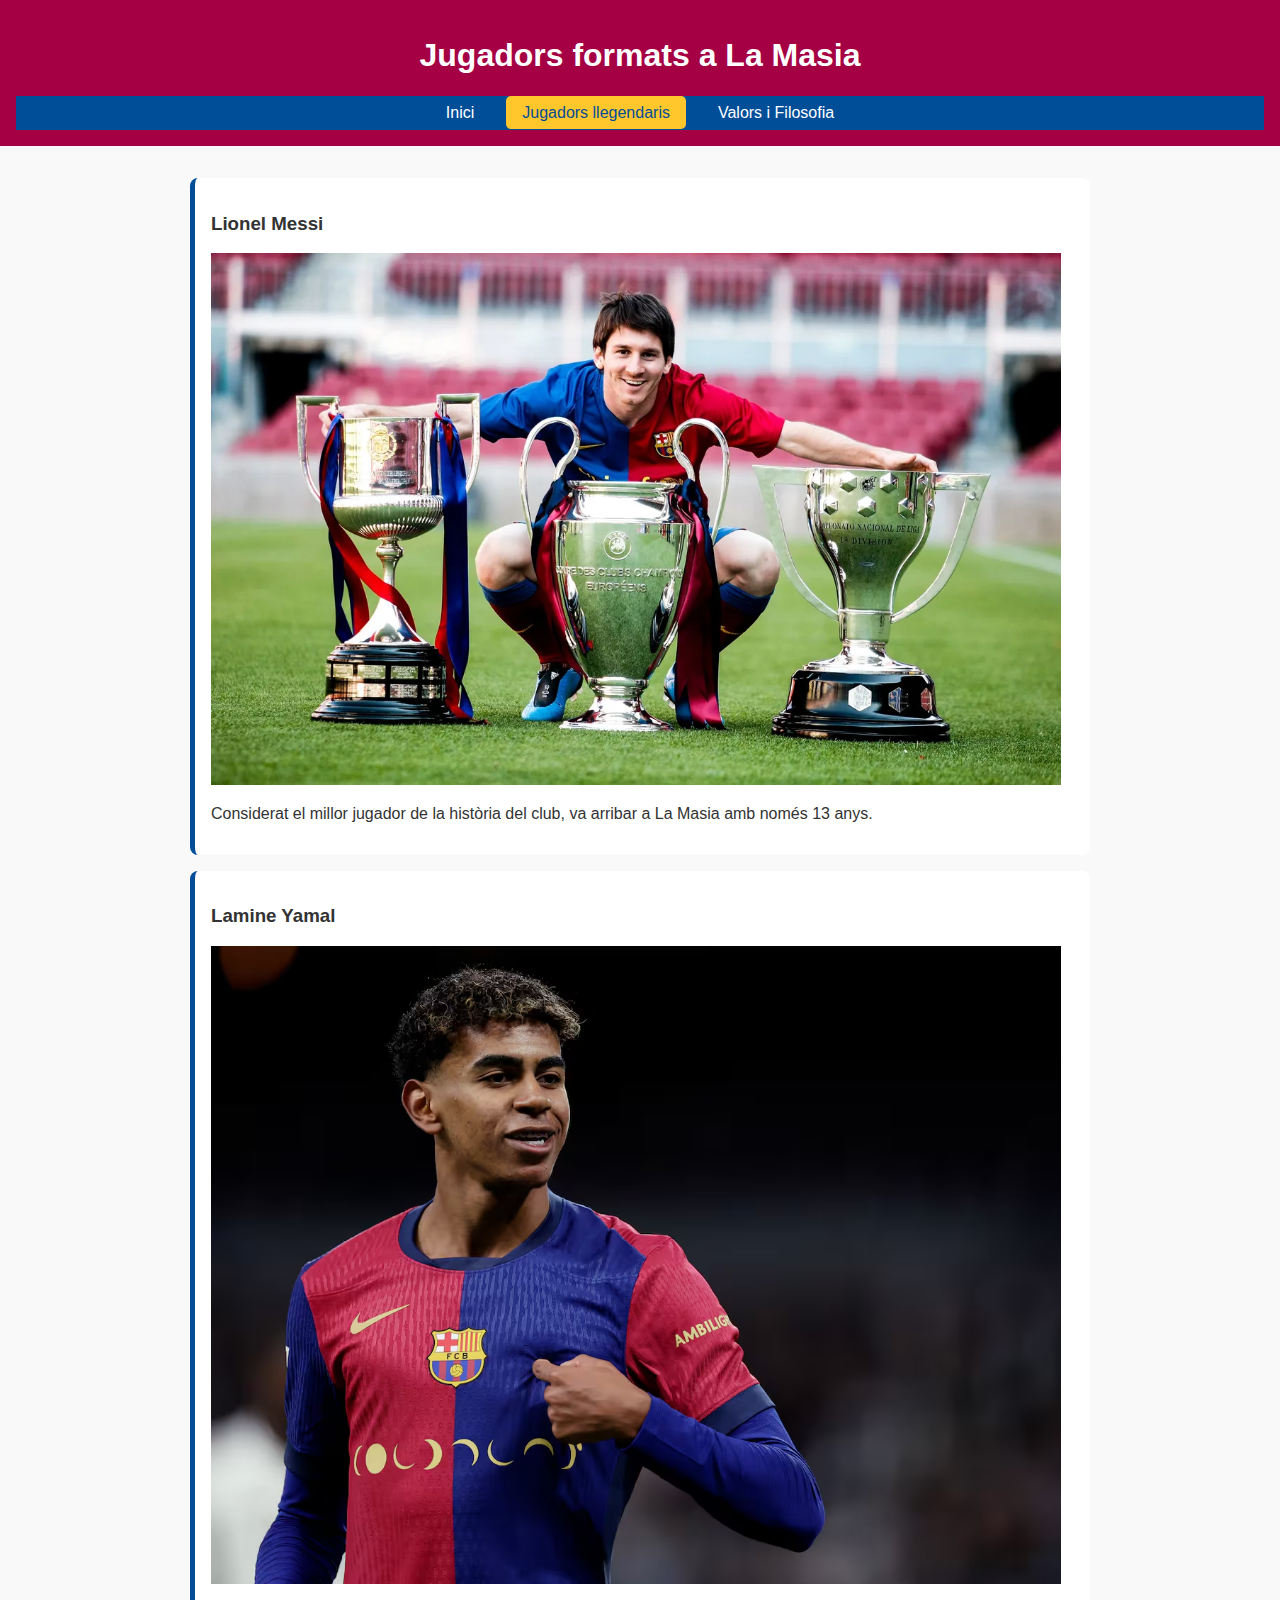
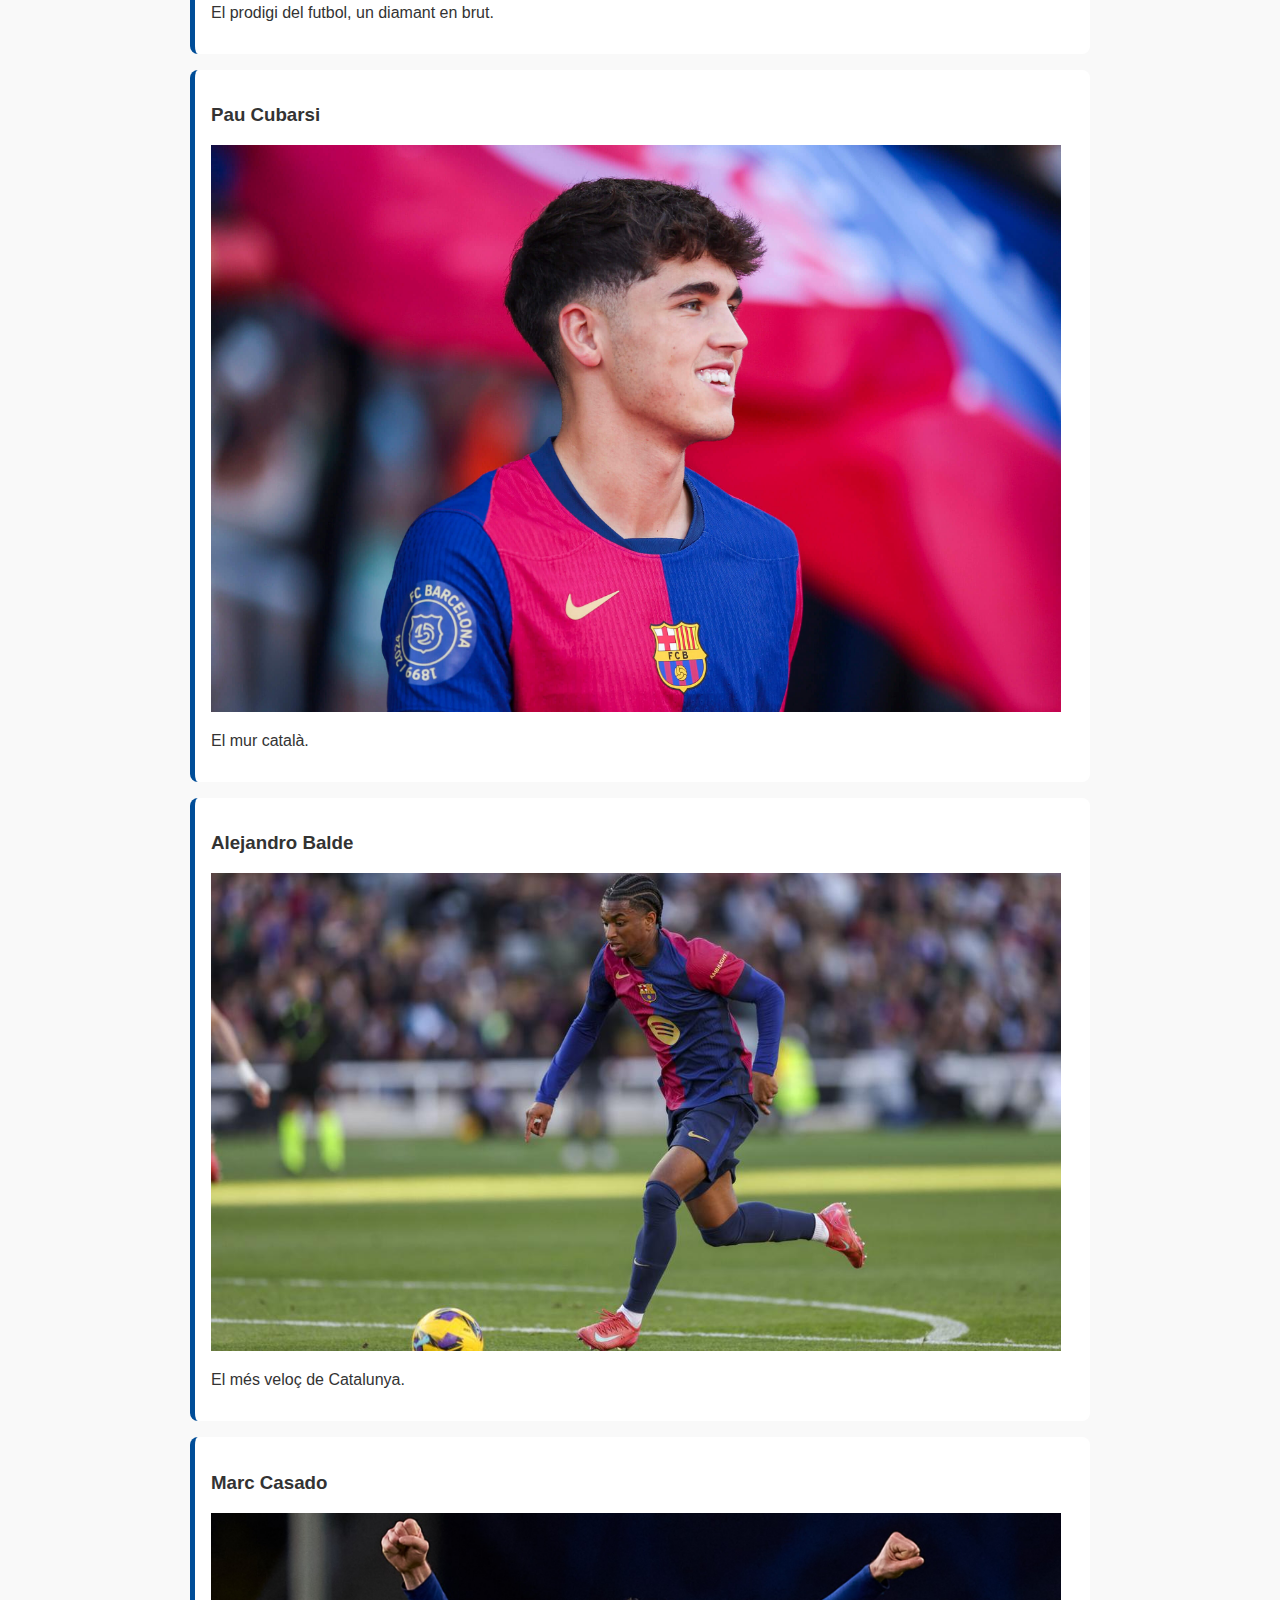
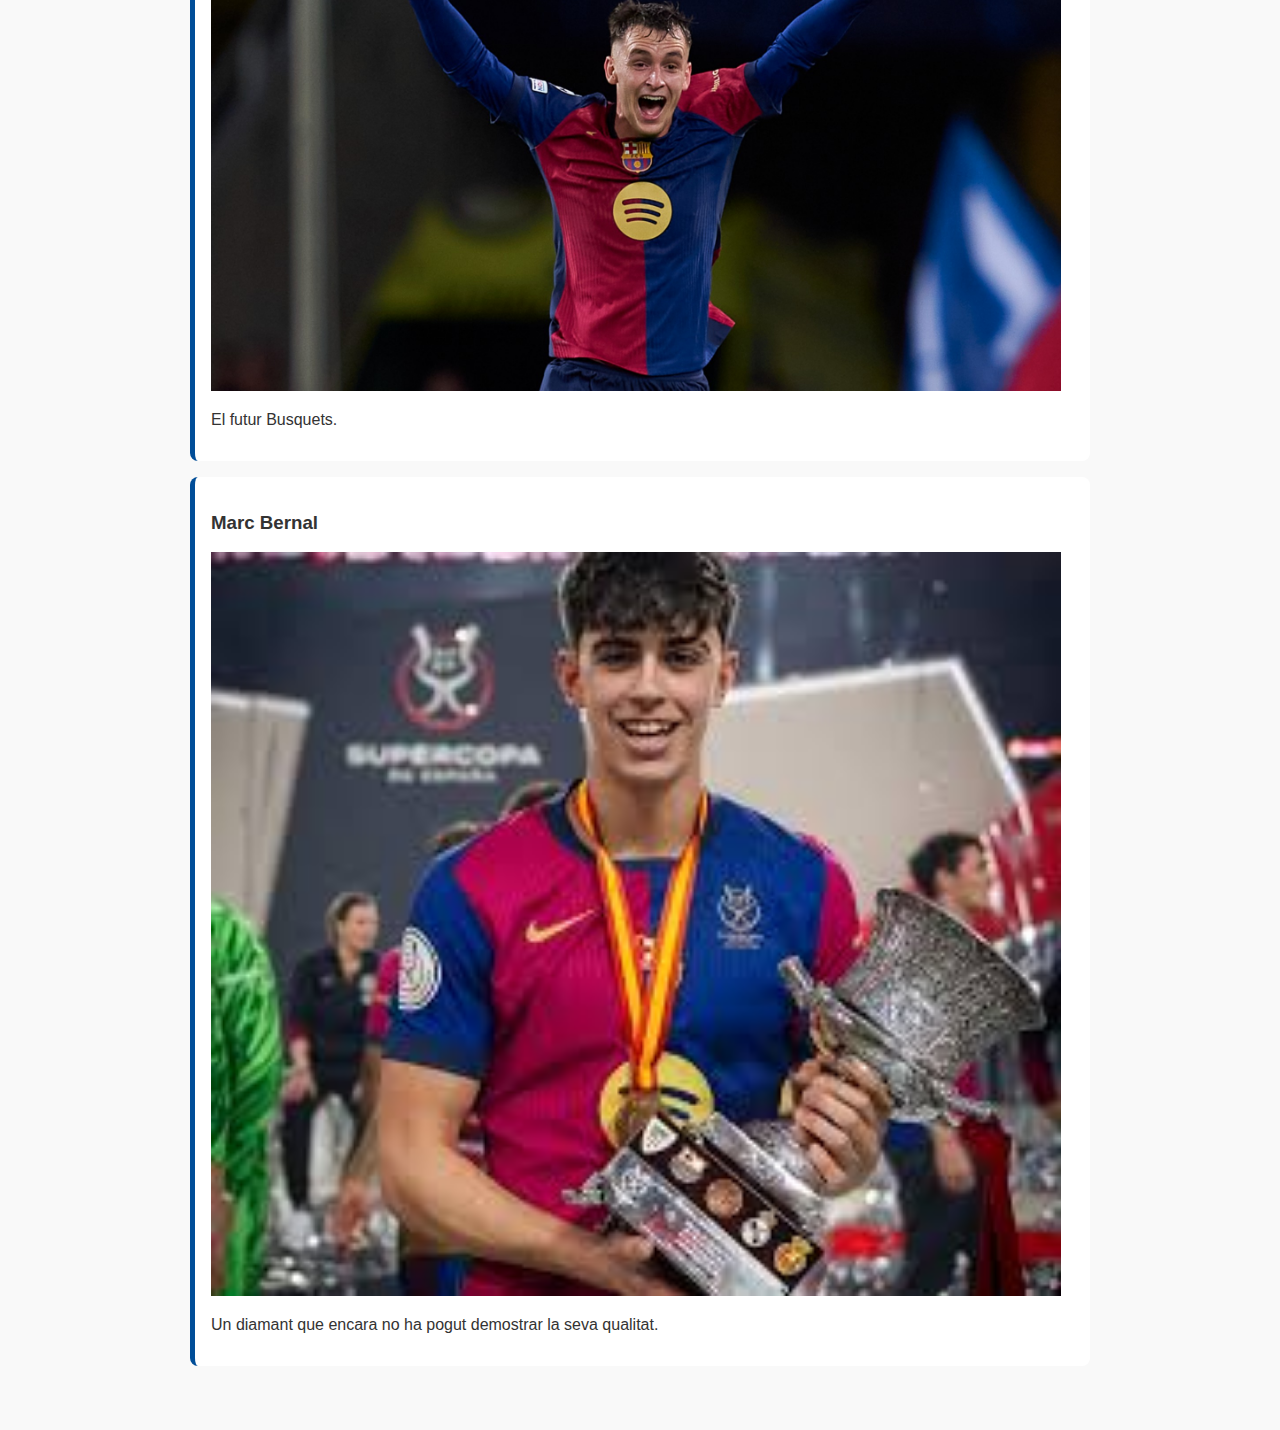
<file: jugadores.html>
<!DOCTYPE html>
<html lang="ca">
<head>
  <meta charset="UTF-8">
  <meta name="viewport" content="width=device-width, initial-scale=1.0">
  <title>Jugadors llegendaris - La Masia</title>
  <link rel="stylesheet" href="styles.css">
</head>
<body>
  <header>
    <h1>Jugadors formats a La Masia</h1>
    <nav>
      <ul class="nav-menu">
        <li><a href="index.html">Inici</a></li>
        <li><a href="jugadors.html" class="active">Jugadors llegendaris</a></li>
        <li><a href="valors.html">Valors i Filosofia</a></li>
      </ul>
    </nav>
  </header>
<main>
  <section class="jugadors">
    <article>
      <h3>Lionel Messi</h3>
      <a href="https://www.transfermarkt.es/lionel-messi/profil/spieler/28003" target="_blank">
        <img src="Imagenes/messi.jpg" alt="Lionel Messi" width="850">
      </a>
      <p>Considerat el millor jugador de la història del club, va arribar a La Masia amb només 13 anys.</p>
    </article>

    <article>
      <h3>Lamine Yamal</h3>
      <a href="https://www.transfermarkt.es/lamine-yamal/profil/spieler/937958" target="_blank">
        <img src="Imagenes/lamine.jpg" alt="Lamine Yamal" width="850">
      </a>
      <p>El prodigi del futbol, un diamant en brut.</p>
    </article>

    <article>
      <h3>Pau Cubarsi</h3>
      <a href="https://www.transfermarkt.es/pau-cubarsi/profil/spieler/962110" target="_blank">
        <img src="Imagenes/cubarsi.jpg" alt="Pau Cubarsi" width="850">
      </a>
      <p>El mur català.</p>
    </article>

    <article>
      <h3>Alejandro Balde</h3>
      <a href="https://www.transfermarkt.es/alejandro-balde/profil/spieler/636688" target="_blank">
        <img src="Imagenes/balde.jpg" alt="Alejandro Balde" width="850">
      </a>
      <p>El més veloç de Catalunya.</p>
    </article>

    <article>
      <h3>Marc Casado</h3>
      <a href="https://www.transfermarkt.es/marc-casado/profil/spieler/636695" target="_blank">
        <img src="Imagenes/casado.jpg" alt="Marc Casado" width="850">
      </a>
      <p>El futur Busquets.</p>
    </article>

    <article>
      <h3>Marc Bernal</h3>
      <a href="https://www.transfermarkt.es/marc-bernal/profil/spieler/1018920" target="_blank">
        <img src="Imagenes/bernal.jpg" alt="Marc Bernal" width="850">
      </a>
      <p>Un diamant que encara no ha pogut demostrar la seva qualitat.</p>
    </article>
  </section>
</main>
</file>
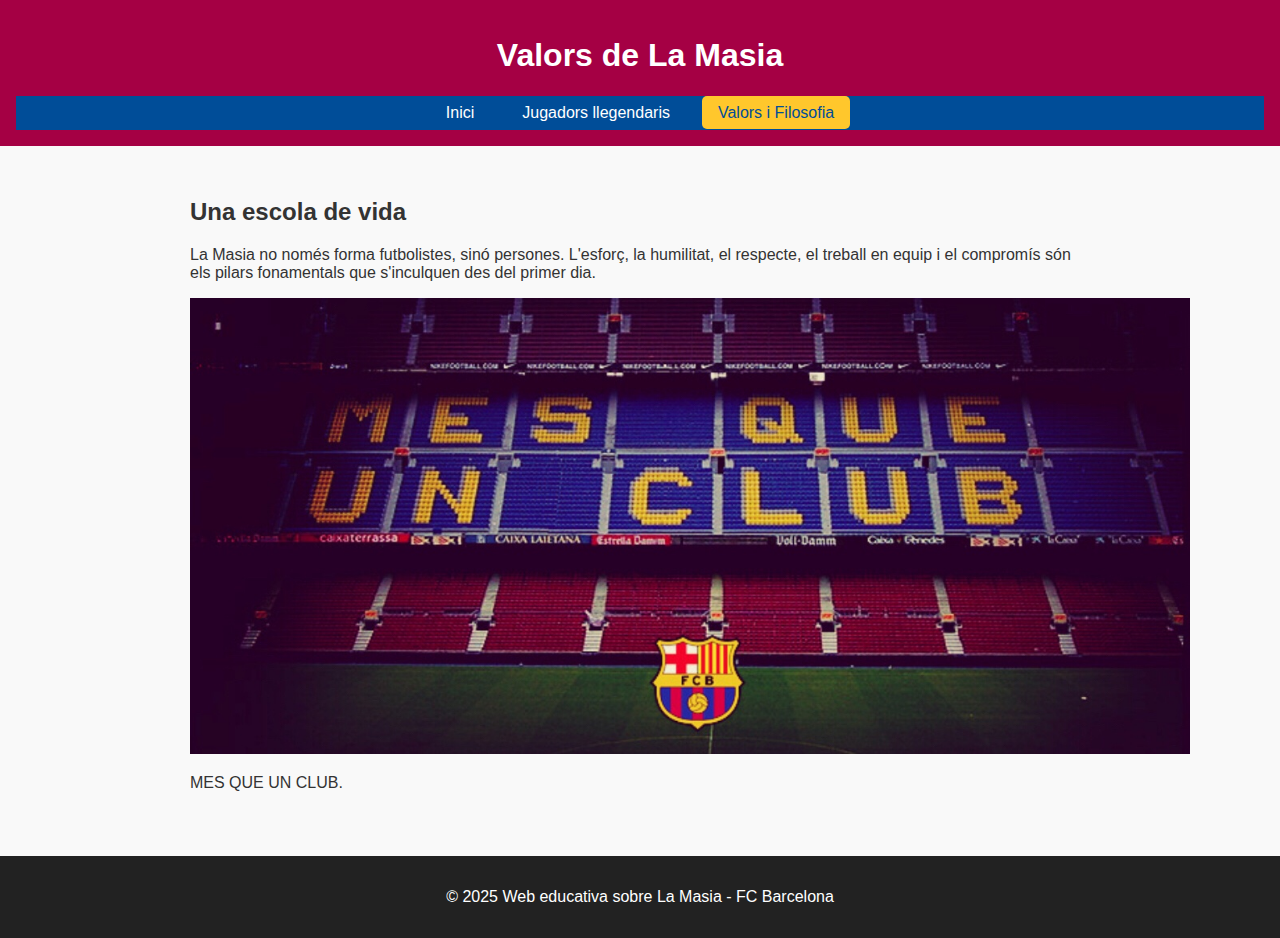
<file: valors.html>
<!DOCTYPE html>
<html lang="ca">
<head>
  <meta charset="UTF-8">
  <meta name="viewport" content="width=device-width, initial-scale=1.0">
  <title>Valors i Filosofia - La Masia</title>
  <link rel="stylesheet" href="styles.css">
</head>
<body>
  <header>
    <h1>Valors de La Masia</h1>
    <nav>
      <ul class="nav-menu">
        <li><a href="index.html">Inici</a></li>
        <li><a href="jugadores.html">Jugadors llegendaris</a></li>
        <li><a href="valors.html" class="active">Valors i Filosofia</a></li>
      </ul>
    </nav>
  </header>

  <main>
    <section class="valors">
      <h2>Una escola de vida</h2>
      <p>La Masia no només forma futbolistes, sinó persones. L'esforç, la humilitat, el respecte, el treball en equip i el compromís són els pilars fonamentals que s'inculquen des del primer dia.</p>
      <img src="Imagenes/valors.jpg" alt="Lionel Messi" width="1000">
        <p>MES QUE UN CLUB.</p>
    </section>
  </main>

  <footer>
    <p>&copy; 2025 Web educativa sobre La Masia - FC Barcelona</p>
  </footer>
</body>
</html>
</file>
<file: styles.css>
/* Bàsic */
body {
  margin: 0;
  font-family: 'Segoe UI', sans-serif;
  background-color: #f9f9f9;
  color: #333;
}

header {
  background-color: #A50044; /* Granat del Barça */
  color: white;
  padding: 1em;
  text-align: center;
}

nav {
  background-color: #004D98; /* Blau del Barça */
}

.nav-menu {
  display: flex;
  justify-content: center;
  list-style: none;
  padding: 0;
  margin: 0;
  flex-wrap: wrap;
}

.nav-menu li {
  margin: 0.5em;
}

.nav-menu a {
  color: white;
  text-decoration: none;
  padding: 0.5em 1em;
  transition: background 0.3s;
  border-radius: 5px;
}

.nav-menu a:hover,
.nav-menu a.active {
  background-color: #FFC72C; /* Groc del Barça */
  color: #004D98;
}

main {
  padding: 2em;
  max-width: 900px;
  margin: auto;
}

section {
  margin-bottom: 2em;
  animation: fadeIn 1.5s ease;
}

article {
  background-color: white;
  border-left: 5px solid #004D98;
  padding: 1em;
  margin-bottom: 1em;
  border-radius: 8px;
  transition: transform 0.3s;
}

article:hover {
  transform: scale(1.02);
}

footer {
  background-color: #222;
  color: white;
  text-align: center;
  padding: 1em;
}

/* Imatges */
.imatge img {
  width: 100%;
  border-radius: 10px;
  box-shadow: 0 2px 8px rgba(0,0,0,0.2);
}

/* Animacions */
@keyframes fadeIn {
  from { opacity: 0; }
  to { opacity: 1; }
}

/* Responsive */
@media (max-width: 600px) {
  .nav-menu {
    flex-direction: column;
    align-items: center;
  }

  header h1 {
    font-size: 1.5em;
  }
}
</file>
